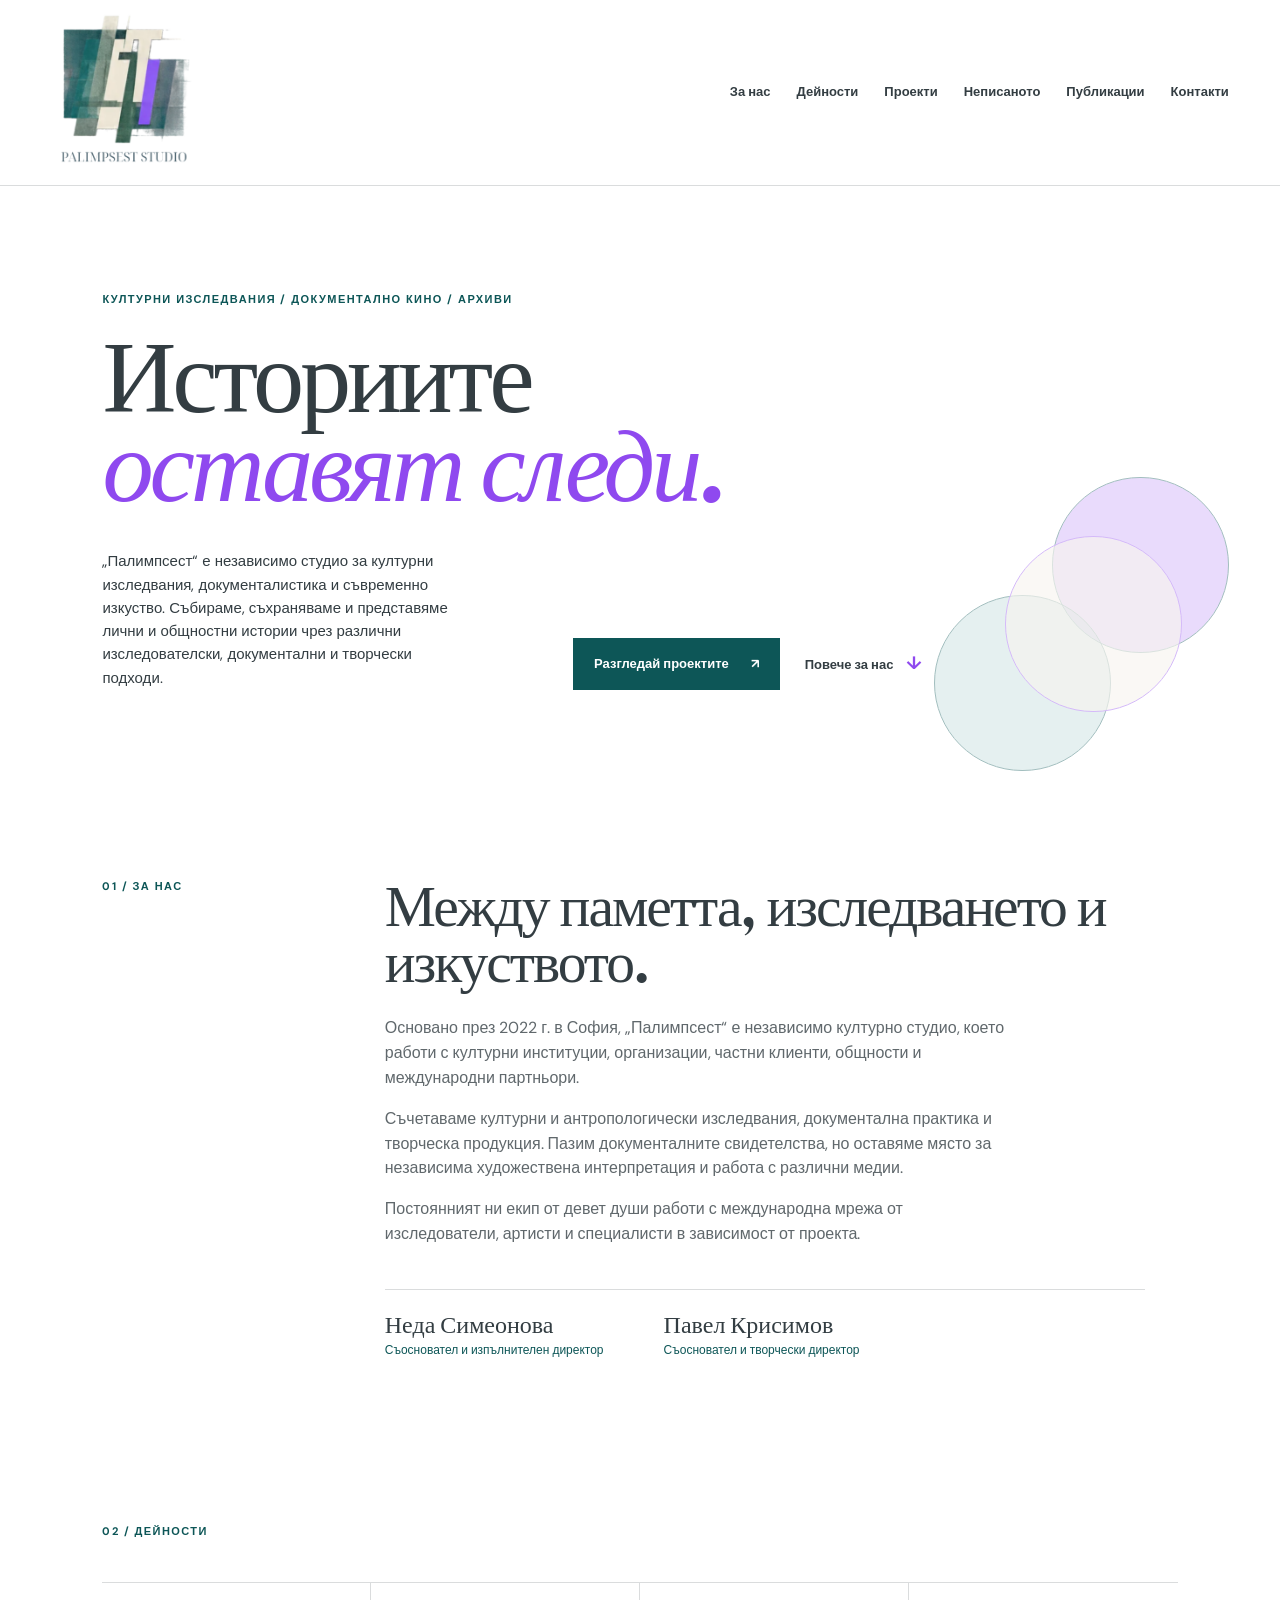
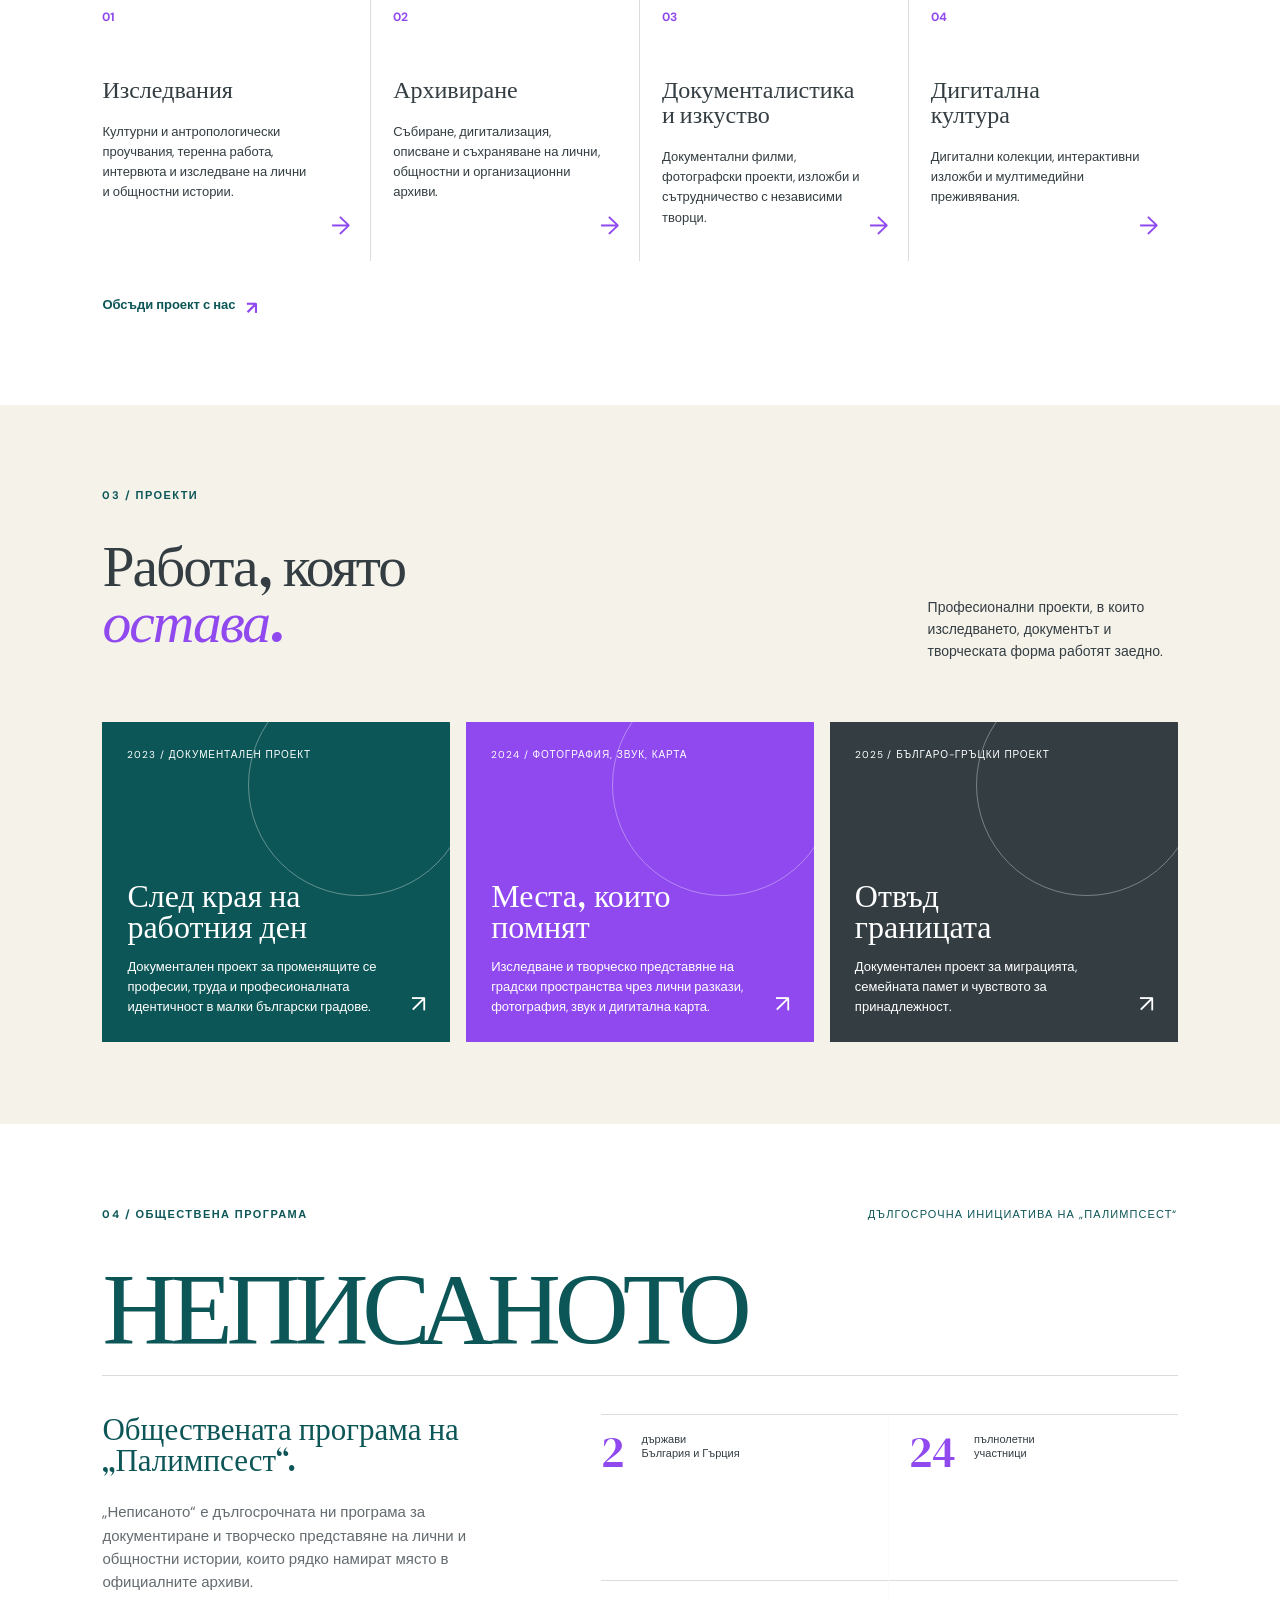
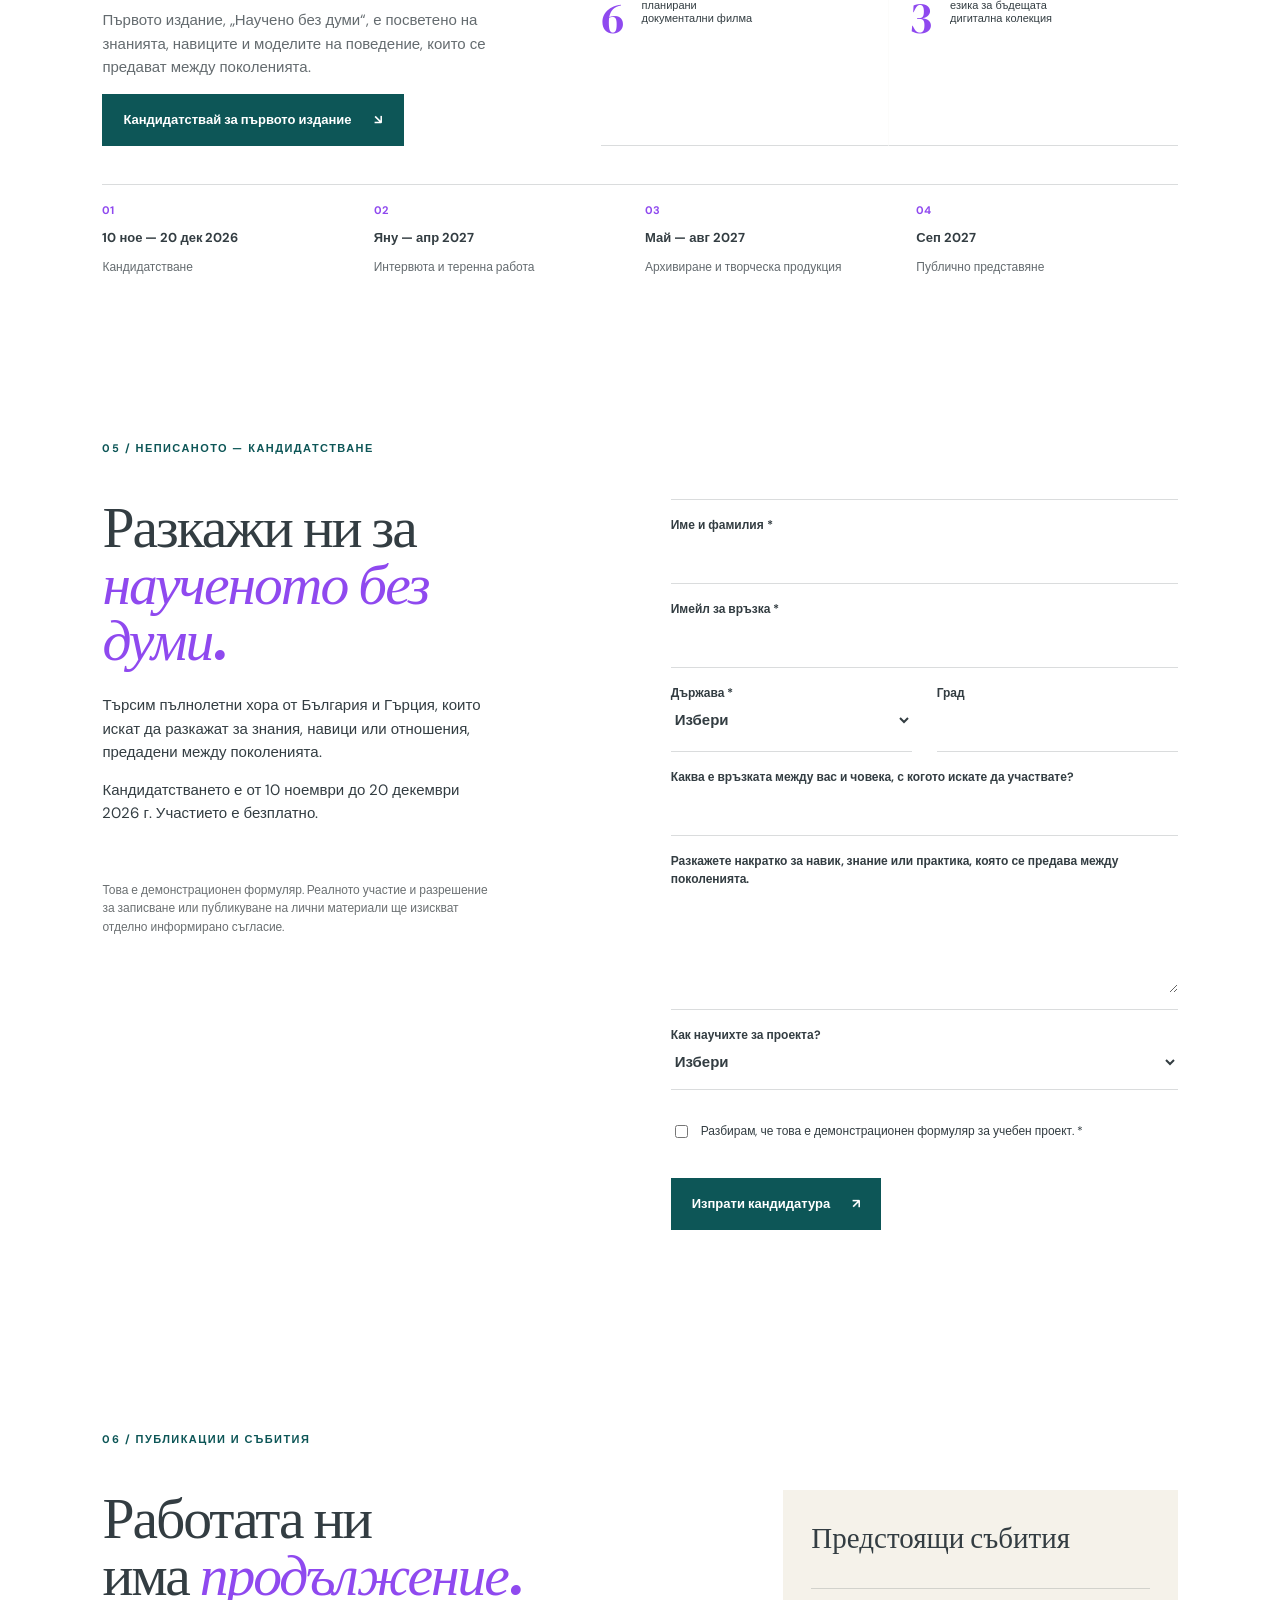
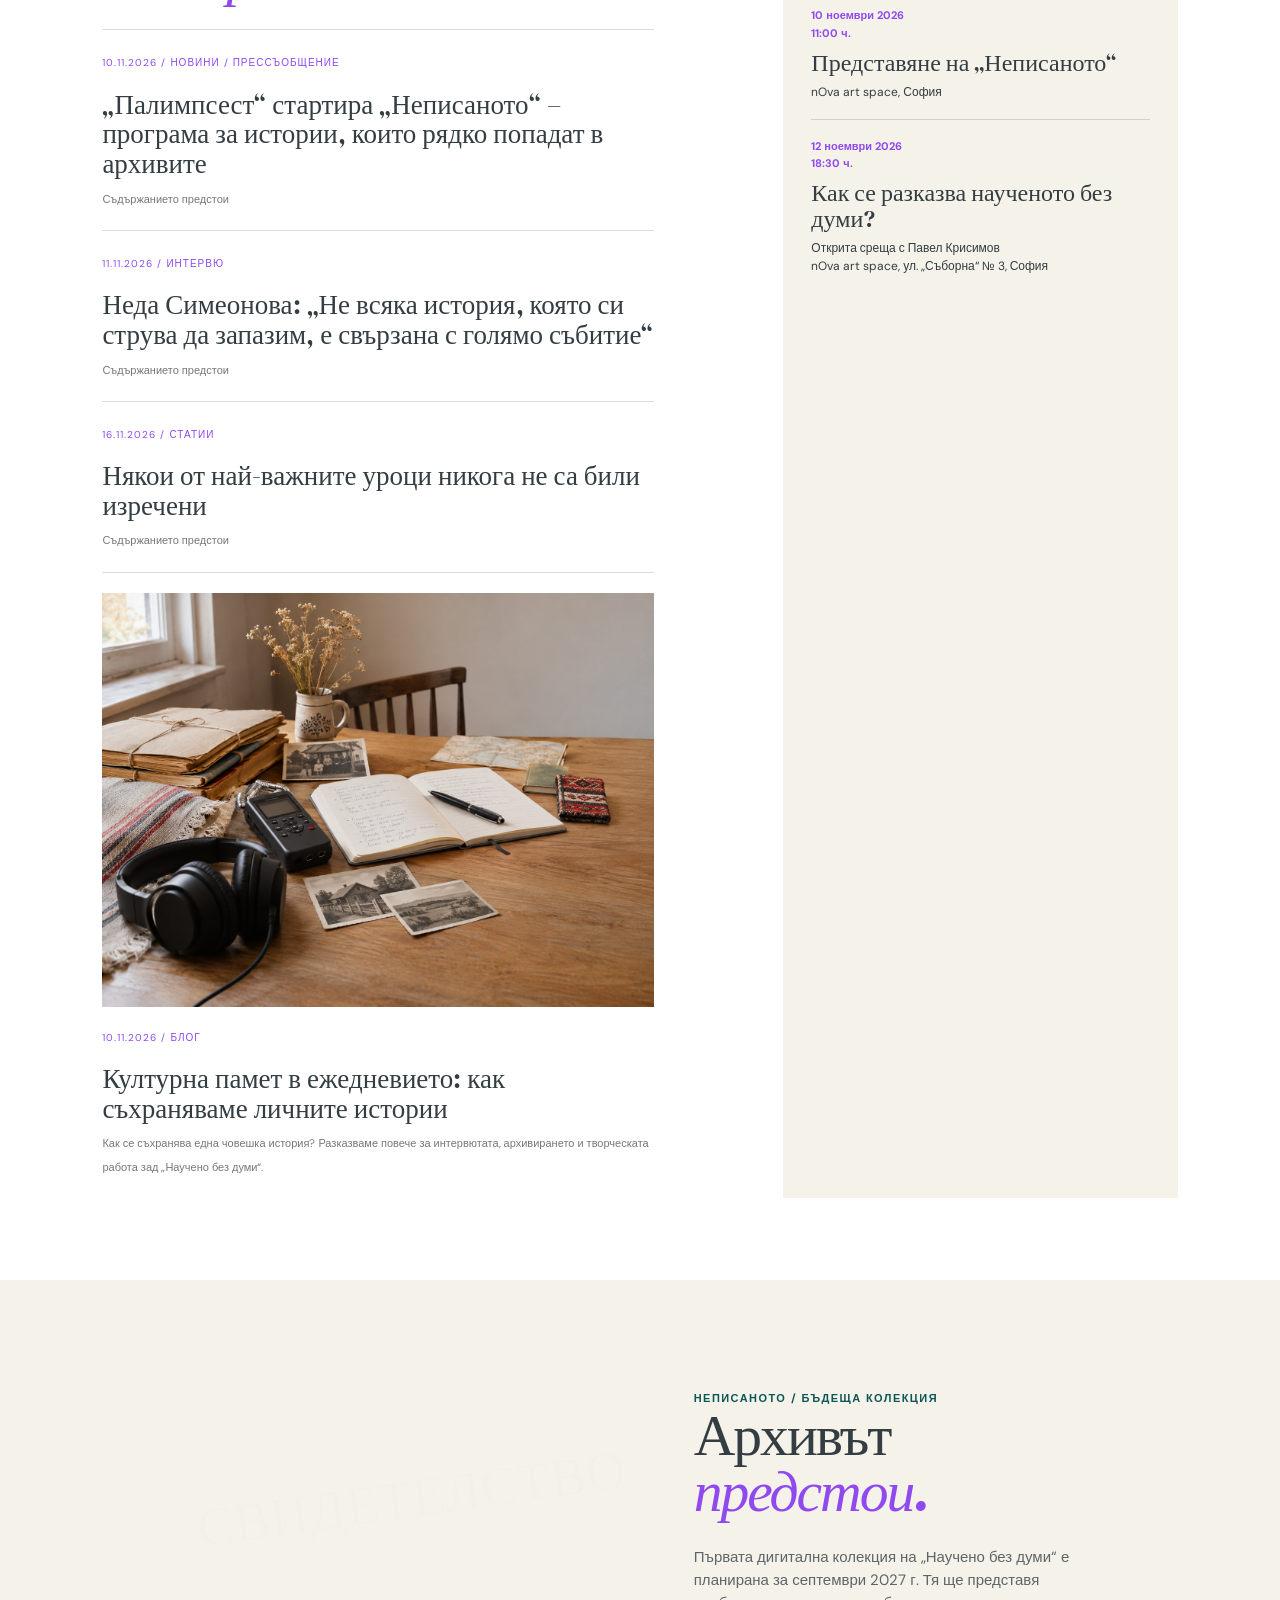
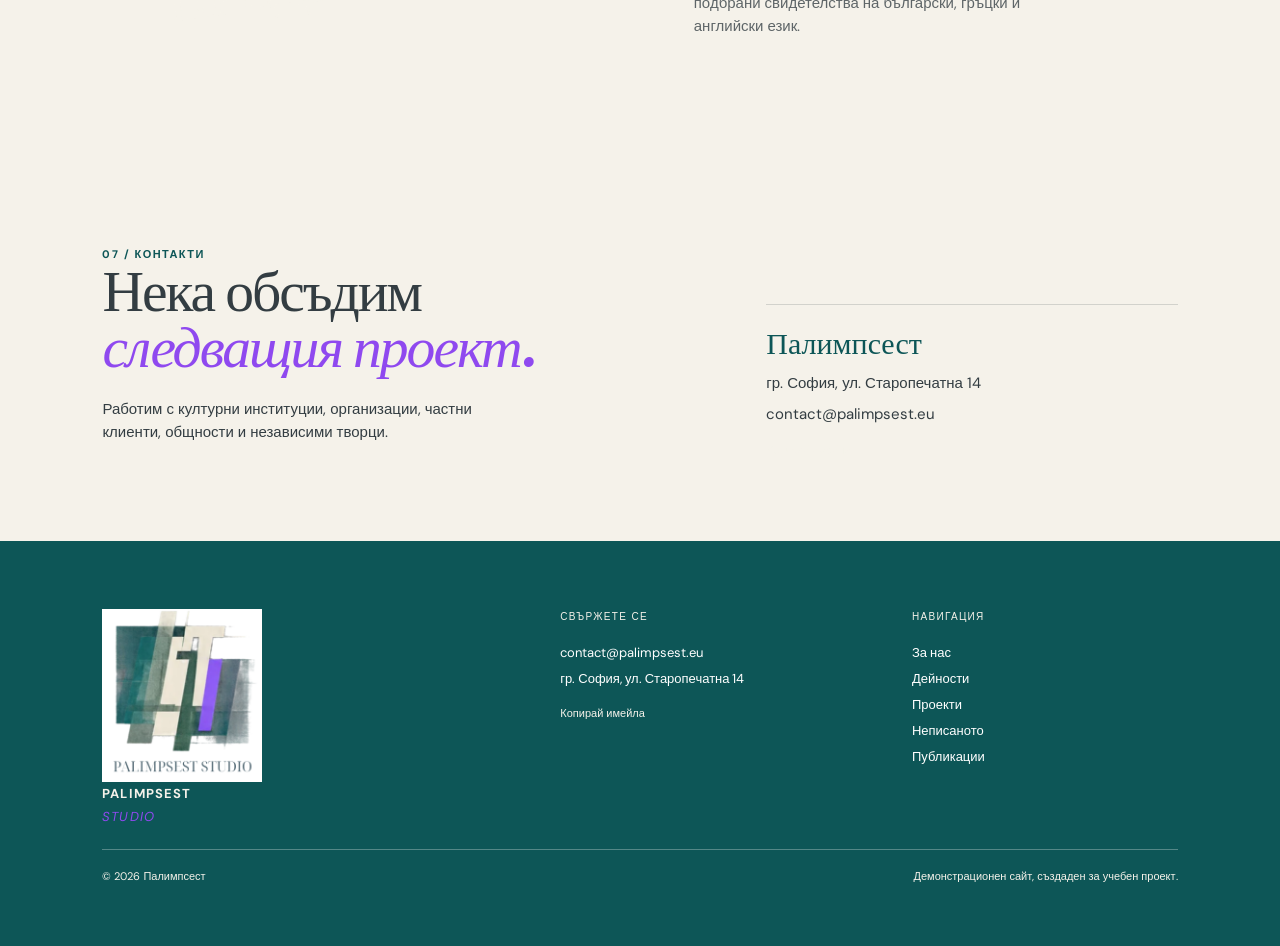
<file: index.html>
<!doctype html>
<html lang="bg">
<head>
  <meta charset="UTF-8">
  <meta name="viewport" content="width=device-width, initial-scale=1.0">
  <meta name="description" content="Палимпсест — културни изследвания, документално кино и дигитални архиви.">
  <title>Палимпсест — истории, които оставят следи</title>
  <link rel="preconnect" href="https://fonts.googleapis.com">
  <link rel="preconnect" href="https://fonts.gstatic.com" crossorigin>
  <link href="https://fonts.googleapis.com/css2?family=DM+Sans:wght@400;500;600;700&family=DM+Serif+Display:ital@0;1&display=swap" rel="stylesheet">
  <link rel="stylesheet" href="styles.css">
  <style>
    :root { --paper: #ffffff; --ivory: #f5f2ea; --line: rgba(51, 61, 66, .18); }
    body { background: #ffffff; font-size: 15px; }
    .site-header { background: rgba(255, 255, 255, .96); padding-top: 14px; padding-bottom: 14px; }
    .section-pad { padding: 82px 8vw; }
    .hero { min-height: 610px; background: #ffffff; }
    .hero h1 { font-size: clamp(3.8rem, 8vw, 7.5rem); margin: 24px 0 40px; }
    .hero-bottom { max-width: 820px; }
    .hero-bottom p { font-size: 15px; max-width: 360px; }
    .hero-grid-mark { width: 23vw; height: 23vw; opacity: .38; }
    .hero-note { display: none; }
    .about { grid-template-columns: 180px minmax(0, 760px); gap: 8vw; background: #ffffff; color: var(--ink); }
    .about .section-label { color: var(--teal); }
    .about h2, .project-intro h2, .form-layout h2, .journal h2, .archive h2 { font-size: clamp(2.6rem, 4.5vw, 4.8rem); margin-bottom: 26px; }
    .about-copy p { color: rgba(51, 61, 66, .78); font-size: 16px; max-width: 620px; }
    .founders { margin-top: 42px; border-color: var(--line); }
    .founders span { color: var(--teal); }
    .work { background: #ffffff; }
    .work-list { margin-top: 42px; }
    .work-list article { min-height: 270px; }
    .work-list h3 { font-size: 24px; margin-top: 48px; }
    .work-list p { max-width: 210px; }
    .projects { background: var(--ivory); }
    .project-intro { margin: 34px 0 46px; }
    .project-list article { min-height: 320px; }
    .project-list article:nth-child(2) { transform: none; }
    .project-list h3 { font-size: 32px; }
    .program { background: #ffffff; color: var(--ink); }
    .program .section-label, .program-top > span { color: var(--teal); }
    .program-title { padding: 44px 0 26px; border-color: var(--line); }
    .program-title h2 { font-size: clamp(3.8rem, 8vw, 8rem); color: var(--teal); }
    .program-title .stamp, .program-title .vertical-word { display: none; }
    .program-content { padding: 38px 0; gap: 8%; }
    .program-content h3 { font-size: 31px; color: var(--teal); }
    .program-content p, .timeline span { color: rgba(51, 61, 66, .76); }
    .stats, .stats div, .timeline { border-color: var(--line); }
    .stats strong { font-size: 44px; }
    .participation, .journal { background: #ffffff; }
    .form-layout, .journal-grid { margin-top: 42px; }
    .archive { min-height: 390px; background: var(--ivory); color: var(--ink); }
    .archive .section-label { color: var(--teal); }
    .archive p { color: rgba(51, 61, 66, .78); }
    .archive-art { opacity: .32; transform: scale(.78) rotate(-8deg); }
    .site-footer { padding-top: 68px; }
    @media (max-width: 800px) {
      .section-pad { padding: 64px 7vw; }
      .hero { min-height: 560px; }
      .hero h1 { font-size: 17vw; margin: 24px 0 32px; }
      .hero-grid-mark { width: 55vw; height: 55vw; }
      .about { display: block; }
      .about .section-label { margin-bottom: 34px; }
      .about h2, .project-intro h2, .form-layout h2, .journal h2, .archive h2 { font-size: 12vw; }
      .work-list { margin-top: 32px; }
      .work-list article { min-height: 230px; }
      .program-title h2 { font-size: 14vw; }
      .program-content { padding: 32px 0; }
      .archive { min-height: 0; }
      .archive-art { display: none; }
      .contact-layout { display: block; }
      .contact-details { margin-top: 32px; }
    }
    .section-cta { display: inline-flex; margin-top: 34px; color: var(--teal); }
    .program-area { background: #ffffff; }
    .contact { background: var(--ivory); }
    .contact-layout { display: grid; grid-template-columns: 1.15fr .85fr; gap: 10%; align-items: end; }
    .contact h2 { font: normal clamp(2.6rem, 4.5vw, 4.8rem)/.98 var(--display); margin: 0 0 22px; letter-spacing: -.035em; }
    .contact h2 em { color: var(--violet); font-weight: normal; }
    .contact p { max-width: 380px; }
    .contact-details { display: flex; flex-direction: column; gap: 8px; border-top: 1px solid var(--line); padding-top: 18px; }
    .contact-details strong { font: normal 30px var(--display); color: var(--teal); }
    .contact-details a:hover { color: var(--violet); }
    .contact-details .copy-email { margin-top: 8px; }
    .news-item-featured { display: block; }
    .news-item-featured img { display: block; width: 100%; height: auto; margin-bottom: 18px; }
  </style>
</head>
<body>
  <header class="site-header" id="начало">
    <a class="brand" href="#начало" aria-label="Палимпсест, начало">
      <img src="assets/Palimpsest.png" alt="PALIMPSEST STUDIO" class="brand-logo">
      <span class="brand-fallback" aria-hidden="true">PALIMPSEST<br><i>STUDIO</i></span>
    </a>
    <button class="menu-toggle" type="button" aria-expanded="false" aria-controls="main-nav"><span></span><span></span><span></span><b>Меню</b></button>
    <nav id="main-nav" aria-label="Основна навигация">
      <a href="#за-нас">За нас</a><a href="#дейности">Дейности</a><a href="#проекти">Проекти</a><a href="#неписаното">Неписаното</a><a href="#публикации">Публикации</a><a href="#контакти">Контакти</a>
    </nav>
  </header>

  <main>
    <section class="hero section-pad" aria-labelledby="hero-title">
      <div class="hero-grid-mark" aria-hidden="true"><span></span><span></span><span></span></div>
      <div class="eyebrow">Културни изследвания / документално кино / архиви</div>
      <h1 id="hero-title">Историите<br><em>оставят следи.</em></h1>
      <div class="hero-bottom">
        <p>„Палимпсест“ е независимо студио за културни изследвания, документалистика и съвременно изкуство. Събираме, съхраняваме и представяме лични и общностни истории чрез различни изследователски, документални и творчески подходи.</p>
          <div class="hero-actions"><a class="button button-dark" href="#проекти">Разгледай проектите <span>↗</span></a><a class="text-link" href="#за-нас">Повече за нас <span>↓</span></a></div>
      </div>
      <div class="hero-note">01 / 06<br><small>Палимпсест, София<br>от 2022</small></div>
    </section>

    <section class="about section-pad" id="за-нас">
      <div class="section-label">01 / За нас</div><div class="about-copy"><h2>Между паметта, изследването и изкуството.</h2><p>Основано през 2022 г. в София, „Палимпсест“ е независимо културно студио, което работи с културни институции, организации, частни клиенти, общности и международни партньори.</p><p>Съчетаваме културни и антропологически изследвания, документална практика и творческа продукция. Пазим документалните свидетелства, но оставяме място за независима художествена интерпретация и работа с различни медии.</p><p>Постоянният ни екип от девет души работи с международна мрежа от изследователи, артисти и специалисти в зависимост от проекта.</p><div class="founders"><div><strong>Неда Симеонова</strong><span>Съосновател и изпълнителен директор</span></div><div><strong>Павел Крисимов</strong><span>Съосновател и творчески директор</span></div></div></div>
    </section>

    <section class="work section-pad" id="дейности"><div class="section-label">02 / Дейности</div><div class="work-list"><article><b>01</b><h3>Изследвания</h3><p>Културни и антропологически проучвания, теренна работа, интервюта и изследване на лични и общностни истории.</p><span>→</span></article><article><b>02</b><h3>Архивиране</h3><p>Събиране, дигитализация, описване и съхраняване на лични, общностни и организационни архиви.</p><span>→</span></article><article><b>03</b><h3>Документалистика<br>и изкуство</h3><p>Документални филми, фотографски проекти, изложби и сътрудничество с независими творци.</p><span>→</span></article><article><b>04</b><h3>Дигитална<br>култура</h3><p>Дигитални колекции, интерактивни изложби и мултимедийни преживявания.</p><span>→</span></article></div><a class="text-link section-cta" href="#контакти">Обсъди проект с нас <span>↗</span></a></section>

    <section class="projects section-pad" id="проекти"><div class="section-label">03 / Проекти</div><div class="project-intro"><h2>Работа, която<br><em>остава.</em></h2><p>Професионални проекти, в които изследването, документът и творческата форма работят заедно.</p></div><div class="project-list"><article><span>2023 / документален проект</span><h3>След края на<br>работния ден</h3><p>Документален проект за променящите се професии, труда и професионалната идентичност в малки български градове.</p><i>↗</i></article><article><span>2024 / фотография, звук, карта</span><h3>Места, които<br>помнят</h3><p>Изследване и творческо представяне на градски пространства чрез лични разкази, фотография, звук и дигитална карта.</p><i>↗</i></article><article><span>2025 / българо-гръцки проект</span><h3>Отвъд<br>границата</h3><p>Документален проект за миграцията, семейната памет и чувството за принадлежност.</p><i>↗</i></article></div></section>

    <div class="program-area">
    <section class="program section-pad" id="неписаното"><div class="program-top"><div class="section-label">04 / Обществена програма</div><span>Дългосрочна инициатива на „Палимпсест“</span></div><div class="program-title"><div class="stamp">НП<br>01</div><h2>НЕПИСАНОТО</h2><div class="vertical-word">НАУЧЕНО БЕЗ ДУМИ</div></div><div class="program-content"><div><h3>Обществената програма на „Палимпсест“.</h3><p>„Неписаното“ е дългосрочната ни програма за документиране и творческо представяне на лични и общностни истории, които рядко намират място в официалните архиви.</p><p>Първото издание, „Научено без думи“, е посветено на знанията, навиците и моделите на поведение, които се предават между поколенията.</p><a class="button button-dark" href="#кандидатстване">Кандидатствай за първото издание <span>↘</span></a></div><div class="stats"><div><strong>2</strong><span>държави<br>България и Гърция</span></div><div><strong>24</strong><span>пълнолетни<br>участници</span></div><div><strong>6</strong><span>планирани<br>документални филма</span></div><div><strong>3</strong><span>езика за бъдещата<br>дигитална колекция</span></div></div></div><div class="timeline"><div><b>01</b><strong>10 ное — 20 дек 2026</strong><span>Кандидатстване</span></div><div><b>02</b><strong>Яну — апр 2027</strong><span>Интервюта и теренна работа</span></div><div><b>03</b><strong>Май — авг 2027</strong><span>Архивиране и творческа продукция</span></div><div><b>04</b><strong>Сеп 2027</strong><span>Публично представяне</span></div></div></section>

    <section class="participation section-pad" id="кандидатстване"><div class="section-label">05 / Неписаното — кандидатстване</div><div class="form-layout"><div><h2>Разкажи ни за<br><em>наученото без думи.</em></h2><p>Търсим пълнолетни хора от България и Гърция, които искат да разкажат за знания, навици или отношения, предадени между поколенията.</p><p>Кандидатстването е от 10 ноември до 20 декември 2026 г. Участието е безплатно.</p><p class="fine-print">Това е демонстрационен формуляр. Реалното участие и разрешение за записване или публикуване на лични материали ще изискват отделно информирано съгласие.</p></div><form id="application-form" novalidate><label>Име и фамилия *<input name="name" required></label><label>Имейл за връзка *<input type="email" name="email" required></label><div class="form-row"><label>Държава *<select name="country" required><option value="">Избери</option><option>България</option><option>Гърция</option></select></label><label>Град<input name="city"></label></div><label>Каква е връзката между вас и човека, с когото искате да участвате?<input name="relation"></label><label>Разкажете накратко за навик, знание или практика, която се предава между поколенията.<textarea name="story" rows="4"></textarea></label><label>Как научихте за проекта?<select name="source"><option value="">Избери</option><option>Препоръка</option><option>Социални мрежи</option><option>Събитие</option><option>Друго</option></select></label><label class="check"><input type="checkbox" name="demo" required><span>Разбирам, че това е демонстрационен формуляр за учебен проект. *</span></label><button class="button button-dark" type="submit">Изпрати кандидатура <span>↗</span></button><div class="form-message" role="status" aria-live="polite"></div></form></div></section>

    <section class="journal section-pad" id="публикации"><div class="section-label">06 / Публикации и събития</div><div class="journal-grid"><div><h2>Работата ни<br>има <em>продължение.</em></h2><div class="news-item"><span>10.11.2026 / Новини / Прессъобщение</span><h3>„Палимпсест“ стартира „Неписаното“ – програма за истории, които рядко попадат в архивите</h3><small>Съдържанието предстои</small></div><div class="news-item"><span>11.11.2026 / Интервю</span><h3>Неда Симеонова: „Не всяка история, която си струва да запазим, е свързана с голямо събитие“</h3><small>Съдържанието предстои</small></div><div class="news-item"><span>16.11.2026 / Статии</span><h3>Някои от най-важните уроци никога не са били изречени</h3><small>Съдържанието предстои</small></div><a class="news-item news-item-featured" href="blog/kulturna-pamet-v-ezhednevieto/"><img src="assets/archival_research_desk_still_life.png" alt="Подготовка за документиране на културна памет и лични истории"><span>10.11.2026 / Блог</span><h3>Културна памет в ежедневието: как съхраняваме личните истории</h3><small>Как се съхранява една човешка история? Разказваме повече за интервютата, архивирането и творческата работа зад „Научено без думи“.</small></a></div><aside><h3>Предстоящи събития</h3><div class="event"><b>10 ноември 2026<br>11:00 ч.</b><strong>Представяне на „Неписаното“</strong><span>nOva art space, София</span></div><div class="event"><b>12 ноември 2026<br>18:30 ч.</b><strong>Как се разказва наученото без думи?</strong><span>Открита среща с Павел Крисимов<br>nOva art space, ул. „Съборна“ № 3, София</span></div></aside></div></section>

    <section class="archive section-pad"><div class="archive-art" aria-hidden="true"><span>ПАМЕТ</span><span>СВИДЕТЕЛСТВО</span><span>ПРЕДАВАНЕ</span></div><div><div class="section-label">Неписаното / бъдеща колекция</div><h2>Архивът<br><em>предстои.</em></h2><p>Първата дигитална колекция на „Научено без думи“ е планирана за септември 2027 г. Тя ще представя подбрани свидетелства на български, гръцки и английски език.</p></div></section>
    </div>

    <section class="contact section-pad" id="контакти"><div class="section-label">07 / Контакти</div><div class="contact-layout"><div><h2>Нека обсъдим<br><em>следващия проект.</em></h2><p>Работим с културни институции, организации, частни клиенти, общности и независими творци.</p></div><div class="contact-details"><strong>Палимпсест</strong><span>гр. София, ул. Старопечатна 14</span><a href="mailto:contact@palimpsest.eu">contact@palimpsest.eu</a><button class="copy-email" type="button" data-email="contact@palimpsest.eu">Копирай имейла</button></div></div></section>
  </main>

  <footer class="site-footer section-pad"><div class="footer-brand"><img src="assets/Palimpsest.png" alt="PALIMPSEST STUDIO"><span class="brand-fallback" aria-hidden="true">PALIMPSEST<br><i>STUDIO</i></span></div><div><span class="footer-label">Свържете се</span><a href="mailto:contact@palimpsest.eu">contact@palimpsest.eu</a><span>гр. София, ул. Старопечатна 14</span><button class="copy-email" type="button" data-email="contact@palimpsest.eu">Копирай имейла</button></div><div><span class="footer-label">Навигация</span><a href="#за-нас">За нас</a><a href="#дейности">Дейности</a><a href="#проекти">Проекти</a><a href="#неписаното">Неписаното</a><a href="#публикации">Публикации</a></div><div class="footer-bottom">© 2026 Палимпсест <span>Демонстрационен сайт, създаден за учебен проект.</span></div></footer>
  <script src="script.js"></script>
</body>
</html>
</file>
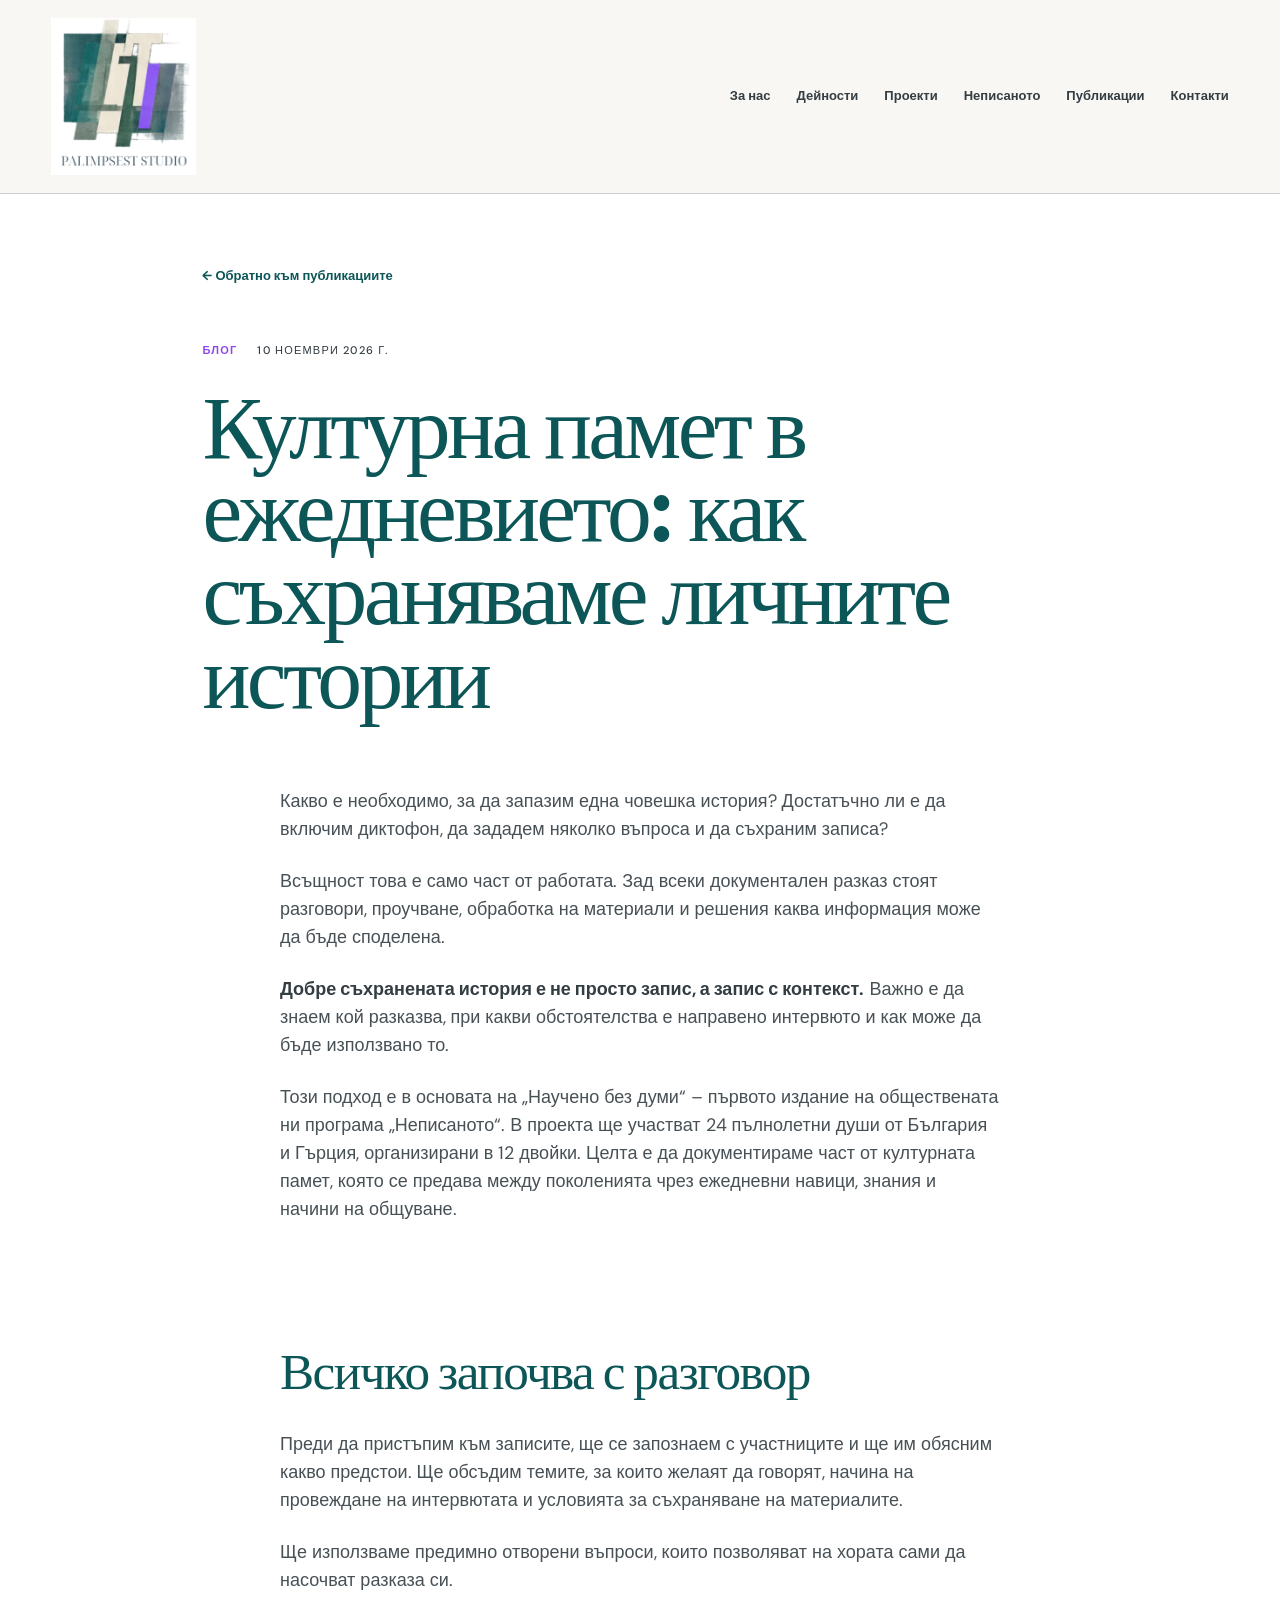
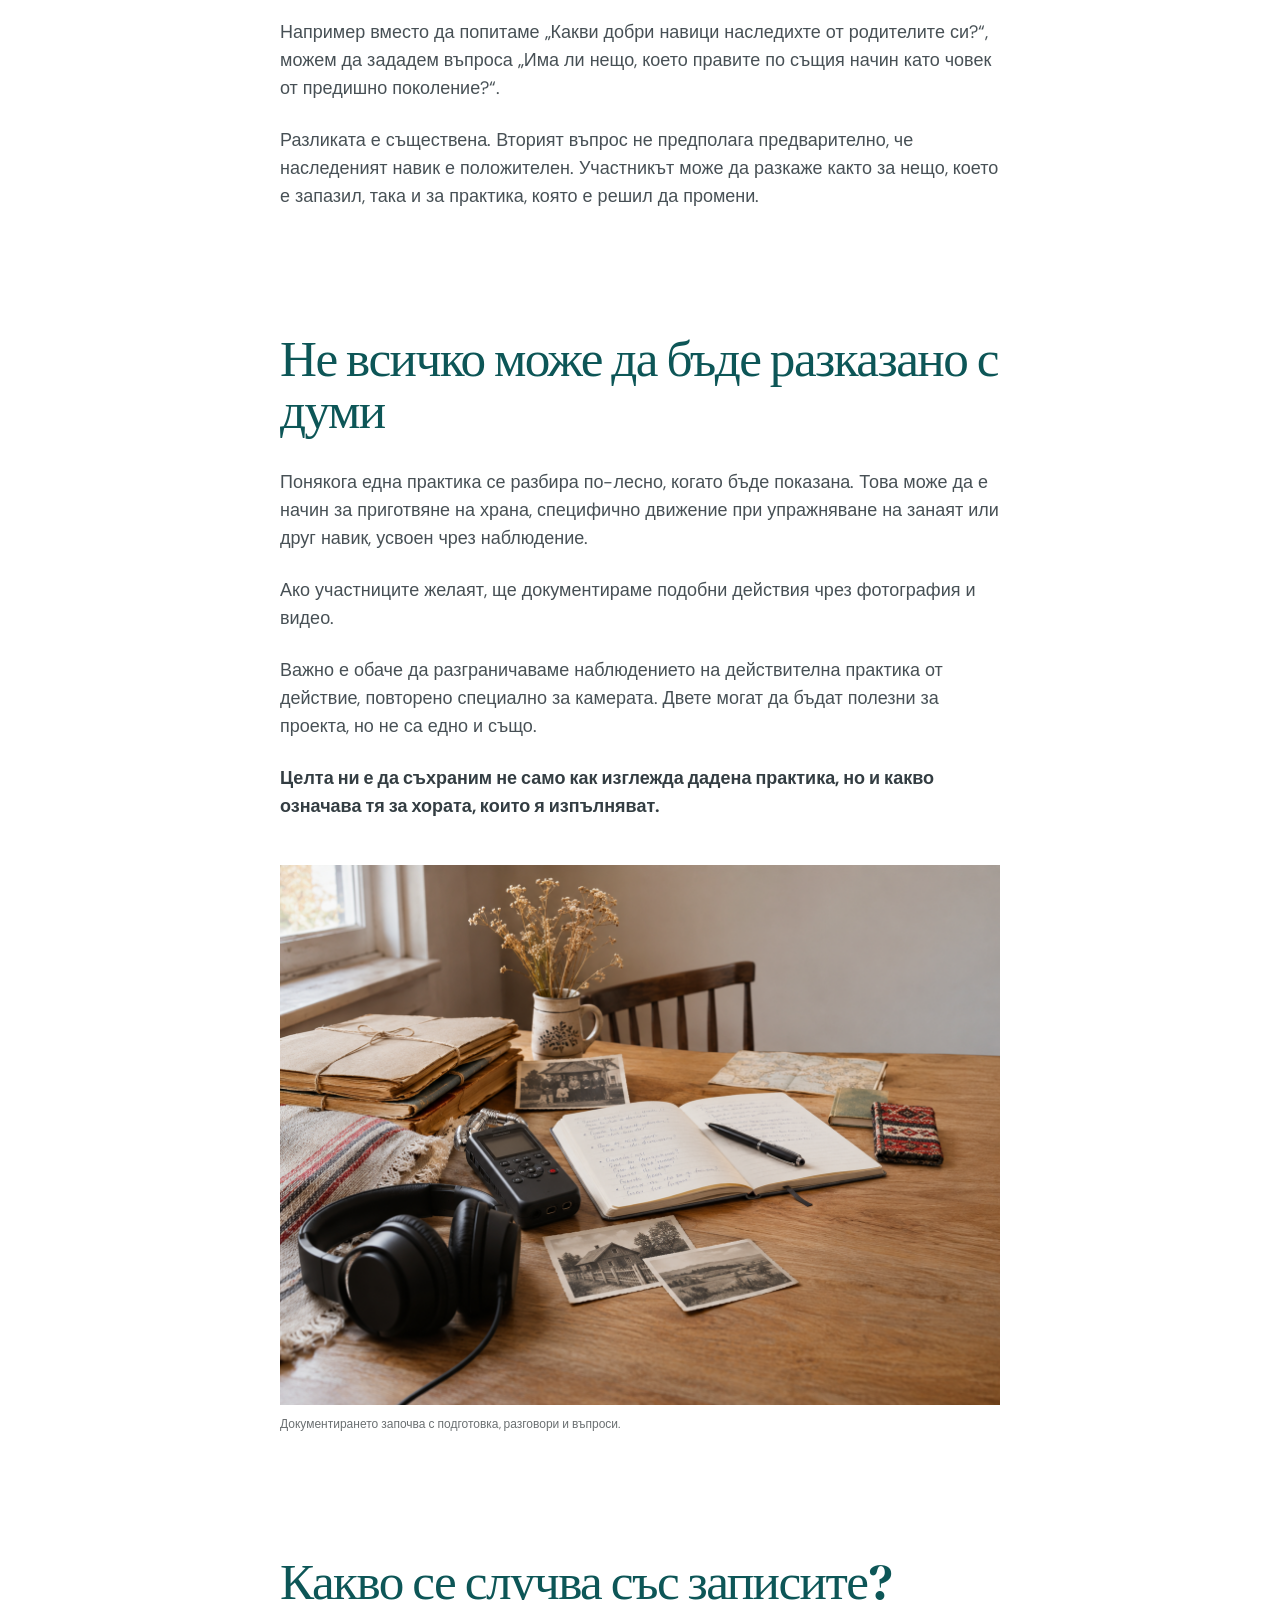
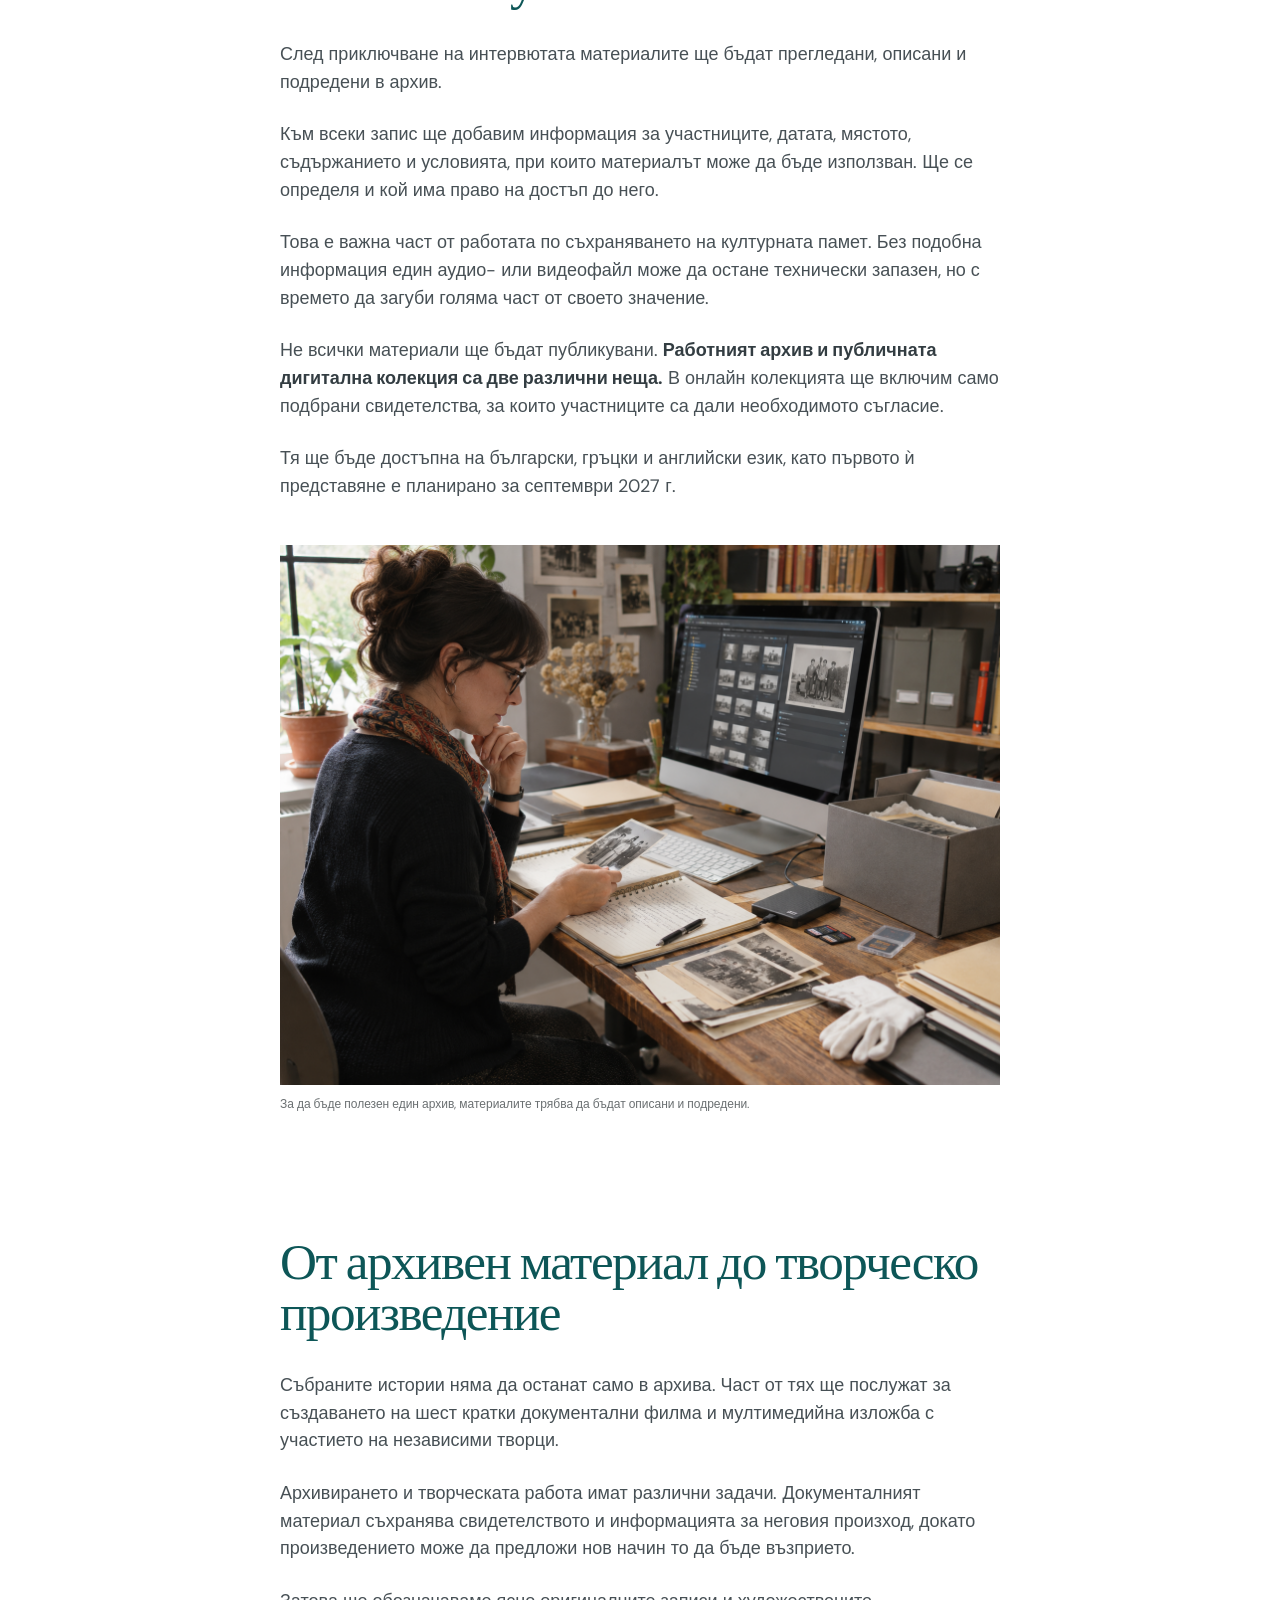
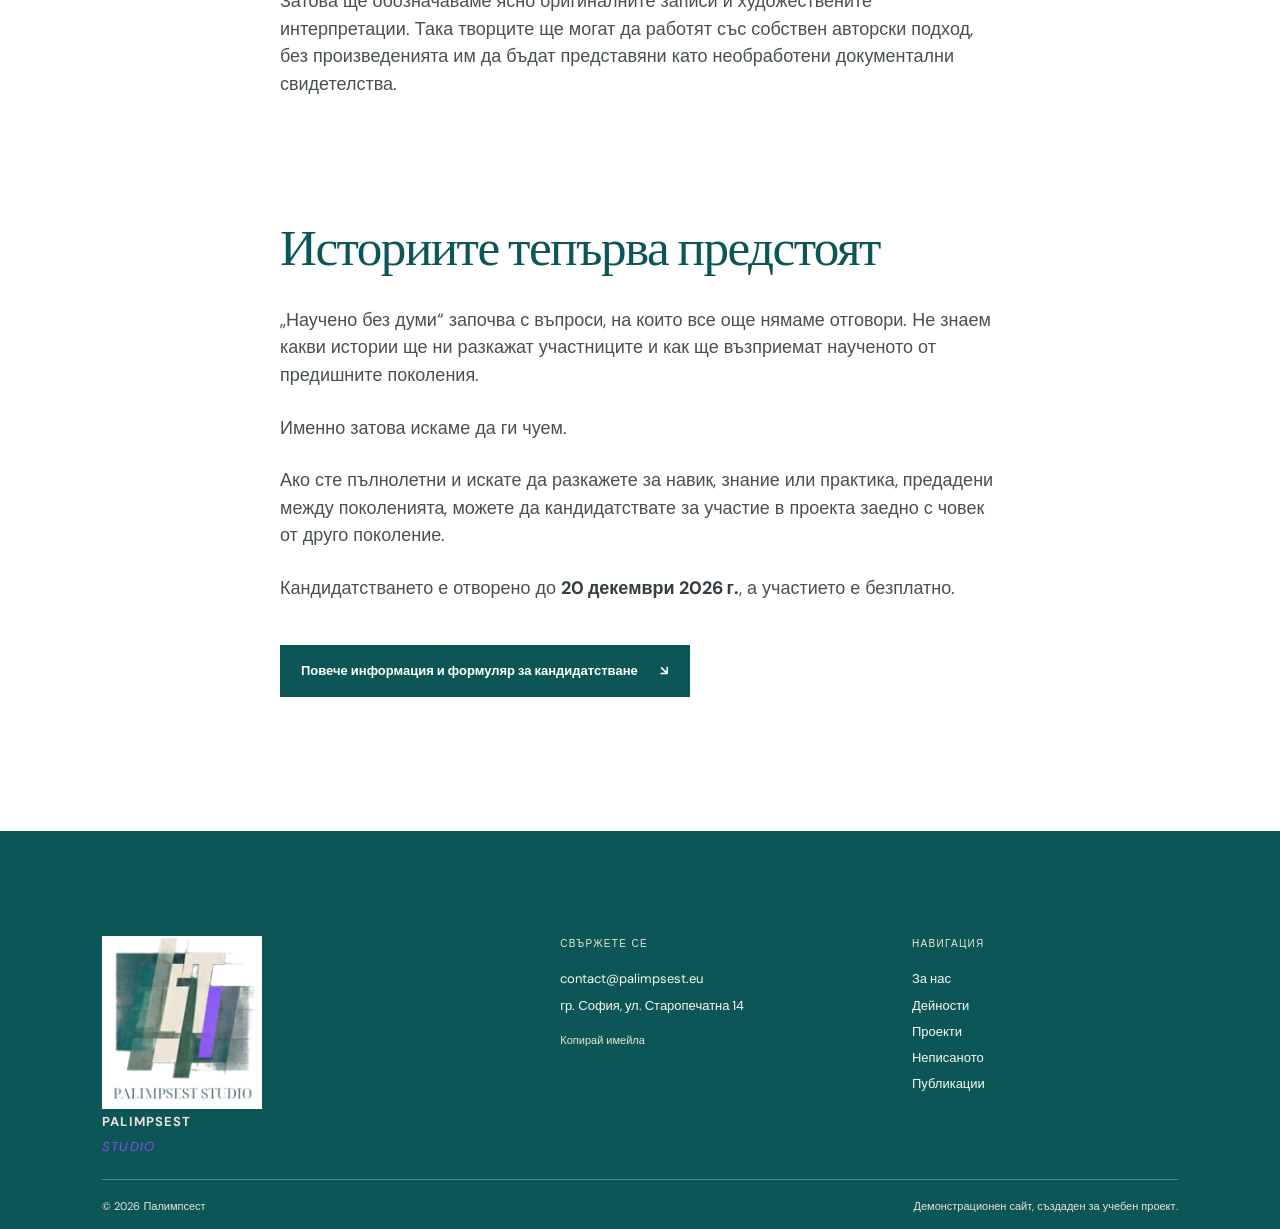
<file: blog/kulturna-pamet-v-ezhednevieto/index.html>
<!doctype html>
<html lang="bg">
<head>
  <meta charset="UTF-8">
  <meta name="viewport" content="width=device-width, initial-scale=1.0">
  <meta name="description" content="Как се съхранява културната памет? Разгледайте процеса на документиране на лични истории в новия проект „Научено без думи“ на „Палимпсест“.">
  <meta name="keywords" content="културна памет">
  <link rel="canonical" href="https://lichenmoontree.github.io/palimpsest-studio/blog/kulturna-pamet-v-ezhednevieto/">
  <meta property="og:type" content="article">
  <meta property="og:locale" content="bg_BG">
  <meta property="og:title" content="Културна памет в ежедневието: как съхраняваме личните истории">
  <meta property="og:description" content="Как се съхранява културната памет? Разгледайте процеса на документиране на лични истории в новия проект „Научено без думи“ на „Палимпсест“.">
  <meta property="og:url" content="https://lichenmoontree.github.io/palimpsest-studio/blog/kulturna-pamet-v-ezhednevieto/">
  <meta property="og:image" content="https://lichenmoontree.github.io/palimpsest-studio/assets/archival_research_desk_still_life.png">
  <title>Културна памет в ежедневието: как съхраняваме личните истории</title>
  <link rel="preconnect" href="https://fonts.googleapis.com">
  <link rel="preconnect" href="https://fonts.gstatic.com" crossorigin>
  <link href="https://fonts.googleapis.com/css2?family=DM+Sans:wght@400;500;600;700&family=DM+Serif+Display:ital@0;1&display=swap" rel="stylesheet">
  <link rel="stylesheet" href="../../styles.css">
  <link rel="stylesheet" href="../../article.css">
</head>
<body class="article-page">
  <header class="site-header">
    <a class="brand" href="../../index.html#начало" aria-label="Палимпсест, начало">
      <img src="../../assets/Palimpsest.png" alt="PALIMPSEST STUDIO" class="brand-logo">
      <span class="brand-fallback" aria-hidden="true">PALIMPSEST<br><i>STUDIO</i></span>
    </a>
    <button class="menu-toggle" type="button" aria-expanded="false" aria-controls="main-nav"><span></span><span></span><span></span><b>Меню</b></button>
    <nav id="main-nav" aria-label="Основна навигация">
      <a href="../../index.html#за-нас">За нас</a><a href="../../index.html#дейности">Дейности</a><a href="../../index.html#проекти">Проекти</a><a href="../../index.html#неписаното">Неписаното</a><a href="../../index.html#публикации">Публикации</a><a href="../../index.html#контакти">Контакти</a>
    </nav>
  </header>

  <main>
    <article class="article">
      <div class="article-back"><a href="../../index.html#публикации">← Обратно към публикациите</a></div>
      <header class="article-header">
        <div class="article-meta"><span>Блог</span><time datetime="2026-11-10">10 ноември 2026 г.</time></div>
        <h1>Културна памет в ежедневието: как съхраняваме личните истории</h1>
      </header>
      <div class="article-content">
        <p>Какво е необходимо, за да запазим една човешка история? Достатъчно ли е да включим диктофон, да зададем няколко въпроса и да съхраним записа?</p>
        <p>Всъщност това е само част от работата. Зад всеки документален разказ стоят разговори, проучване, обработка на материали и решения каква информация може да бъде споделена.</p>
        <p><strong>Добре съхранената история е не просто запис, а запис с контекст.</strong> Важно е да знаем кой разказва, при какви обстоятелства е направено интервюто и как може да бъде използвано то.</p>
        <p>Този подход е в основата на „Научено без думи“ – първото издание на обществената ни програма „Неписаното“. В проекта ще участват 24 пълнолетни души от България и Гърция, организирани в 12 двойки. Целта е да документираме част от културната памет, която се предава между поколенията чрез ежедневни навици, знания и начини на общуване.</p>

        <h2>Всичко започва с разговор</h2>
        <p>Преди да пристъпим към записите, ще се запознаем с участниците и ще им обясним какво предстои. Ще обсъдим темите, за които желаят да говорят, начина на провеждане на интервютата и условията за съхраняване на материалите.</p>
        <p>Ще използваме предимно отворени въпроси, които позволяват на хората сами да насочват разказа си.</p>
        <p>Например вместо да попитаме „Какви добри навици наследихте от родителите си?“, можем да зададем въпроса „Има ли нещо, което правите по същия начин като човек от предишно поколение?“.</p>
        <p>Разликата е съществена. Вторият въпрос не предполага предварително, че наследеният навик е положителен. Участникът може да разкаже както за нещо, което е запазил, така и за практика, която е решил да промени.</p>

        <h2>Не всичко може да бъде разказано с думи</h2>
        <p>Понякога една практика се разбира по-лесно, когато бъде показана. Това може да е начин за приготвяне на храна, специфично движение при упражняване на занаят или друг навик, усвоен чрез наблюдение.</p>
        <p>Ако участниците желаят, ще документираме подобни действия чрез фотография и видео.</p>
        <p>Важно е обаче да разграничаваме наблюдението на действителна практика от действие, повторено специално за камерата. Двете могат да бъдат полезни за проекта, но не са едно и също.</p>
        <p><strong>Целта ни е да съхраним не само как изглежда дадена практика, но и какво означава тя за хората, които я изпълняват.</strong></p>
        <figure><img src="../../assets/archival_research_desk_still_life.png" alt="Подготовка за документиране на културна памет и лични истории"><figcaption>Документирането започва с подготовка, разговори и въпроси.</figcaption></figure>

        <h2>Какво се случва със записите?</h2>
        <p>След приключване на интервютата материалите ще бъдат прегледани, описани и подредени в архив.</p>
        <p>Към всеки запис ще добавим информация за участниците, датата, мястото, съдържанието и условията, при които материалът може да бъде използван. Ще се определя и кой има право на достъп до него.</p>
        <p>Това е важна част от работата по съхраняването на културната памет. Без подобна информация един аудио- или видеофайл може да остане технически запазен, но с времето да загуби голяма част от своето значение.</p>
        <p>Не всички материали ще бъдат публикувани. <strong>Работният архив и публичната дигитална колекция са две различни неща.</strong> В онлайн колекцията ще включим само подбрани свидетелства, за които участниците са дали необходимото съгласие.</p>
        <p>Тя ще бъде достъпна на български, гръцки и английски език, като първото ѝ представяне е планирано за септември 2027 г.</p>
        <figure><img src="../../assets/thoughtful_archival_workspace.png" alt="Архивист описва дигитални материали за съхраняване на културна памет"><figcaption>За да бъде полезен един архив, материалите трябва да бъдат описани и подредени.</figcaption></figure>

        <h2>От архивен материал до творческо произведение</h2>
        <p>Събраните истории няма да останат само в архива. Част от тях ще послужат за създаването на шест кратки документални филма и мултимедийна изложба с участието на независими творци.</p>
        <p>Архивирането и творческата работа имат различни задачи. Документалният материал съхранява свидетелството и информацията за неговия произход, докато произведението може да предложи нов начин то да бъде възприето.</p>
        <p>Затова ще обозначаваме ясно оригиналните записи и художествените интерпретации. Така творците ще могат да работят със собствен авторски подход, без произведенията им да бъдат представяни като необработени документални свидетелства.</p>

        <h2>Историите тепърва предстоят</h2>
        <p>„Научено без думи“ започва с въпроси, на които все още нямаме отговори. Не знаем какви истории ще ни разкажат участниците и как ще възприемат наученото от предишните поколения.</p>
        <p>Именно затова искаме да ги чуем.</p>
        <p>Ако сте пълнолетни и искате да разкажете за навик, знание или практика, предадени между поколенията, можете да кандидатствате за участие в проекта заедно с човек от друго поколение.</p>
        <p>Кандидатстването е отворено до <strong>20 декември 2026 г.</strong>, а участието е безплатно.</p>
        <p class="article-cta"><a class="button button-dark" href="../../index.html#кандидатстване">Повече информация и формуляр за кандидатстване <span>↘</span></a></p>
      </div>
    </article>
  </main>

  <footer class="site-footer section-pad"><div class="footer-brand"><img src="../../assets/Palimpsest.png" alt="PALIMPSEST STUDIO"><span class="brand-fallback" aria-hidden="true">PALIMPSEST<br><i>STUDIO</i></span></div><div><span class="footer-label">Свържете се</span><a href="mailto:contact@palimpsest.eu">contact@palimpsest.eu</a><span>гр. София, ул. Старопечатна 14</span><button class="copy-email" type="button" data-email="contact@palimpsest.eu">Копирай имейла</button></div><div><span class="footer-label">Навигация</span><a href="../../index.html#за-нас">За нас</a><a href="../../index.html#дейности">Дейности</a><a href="../../index.html#проекти">Проекти</a><a href="../../index.html#неписаното">Неписаното</a><a href="../../index.html#публикации">Публикации</a></div><div class="footer-bottom">© 2026 Палимпсест <span>Демонстрационен сайт, създаден за учебен проект.</span></div></footer>
  <script src="../../script.js"></script>
</body>
</html>
</file>
<file: styles.css>
:root{--teal:#0d5657;--teal-2:#247c7b;--violet:#8f49ef;--ivory:#eae4d6;--ink:#333d42;--paper:#f8f7f3;--line:rgba(51,61,66,.22);--display:'DM Serif Display',Georgia,serif;--sans:'DM Sans',Arial,sans-serif}*{box-sizing:border-box}html{scroll-behavior:smooth}body{margin:0;background:var(--paper);color:var(--ink);font-family:var(--sans);font-size:16px;line-height:1.55}a{color:inherit;text-decoration:none}button,input,select,textarea{font:inherit}button{cursor:pointer}.site-header{position:sticky;top:0;z-index:10;display:flex;align-items:center;justify-content:space-between;padding:18px 4vw;background:rgba(248,247,243,.92);backdrop-filter:blur(14px);border-bottom:1px solid var(--line)}.brand{position:relative;display:block;width:145px;min-height:43px}.brand-logo,.footer-brand img{display:block;width:100%;height:auto}.brand-fallback{font-weight:700;font-size:13px;line-height:.9;letter-spacing:.08em;color:var(--teal)}.brand-fallback i{font-weight:400;color:var(--violet)}.brand-logo+.brand-fallback{display:none}nav{display:flex;gap:26px;align-items:center;font-size:13px;font-weight:600}nav a{transition:color .2s}nav a:hover{color:var(--violet)}.nav-cta{padding:10px 15px;background:var(--violet);color:#fff}.nav-cta:hover{color:#fff;background:var(--teal)}.menu-toggle{display:none;border:0;background:none;color:var(--ink);gap:4px;flex-direction:column}.menu-toggle span{display:block;width:21px;height:2px;background:var(--ink)}.menu-toggle b{font-size:10px;margin-top:3px}.section-pad{padding:105px 8vw;position:relative}.hero{min-height:calc(100vh - 80px);display:flex;flex-direction:column;justify-content:center;overflow:hidden;background:var(--ivory)}.eyebrow,.section-label{font-size:11px;letter-spacing:.13em;text-transform:uppercase;font-weight:700;color:var(--teal)}.hero h1{font:normal clamp(4.5rem,11vw,10rem)/.87 var(--display);letter-spacing:-.04em;margin:28px 0 56px;position:relative;z-index:1}.hero h1 em,.about h2 em,.project-intro h2 em,.form-layout h2 em,.journal h2 em,.archive h2 em{color:var(--violet);font-weight:normal}.hero-bottom{display:flex;align-items:end;justify-content:space-between;max-width:980px}.hero-bottom p{max-width:385px;margin:0;font-size:17px}.hero-actions{display:flex;align-items:center;gap:25px}.button{display:inline-flex;align-items:center;gap:22px;border:0;padding:16px 21px;font-weight:700;font-size:13px;transition:transform .2s,background .2s}.button:hover{transform:translateY(-3px)}.button-dark{background:var(--teal);color:#fff}.button-dark:hover{background:var(--violet)}.text-link{font-weight:700;font-size:13px}.text-link span{color:var(--violet);font-size:18px;margin-left:10px}.hero-note{position:absolute;right:8vw;top:18%;font-size:11px;color:var(--violet);line-height:1.25}.hero-note small{color:var(--ink);font-size:10px}.hero-grid-mark{position:absolute;right:4%;bottom:4%;width:30vw;height:30vw;max-width:390px;max-height:390px}.hero-grid-mark span{position:absolute;width:60%;height:60%;border-radius:50%;border:1px solid var(--teal)}.hero-grid-mark span:nth-child(1){right:0;top:0;background:rgba(143,73,239,.5)}.hero-grid-mark span:nth-child(2){left:0;bottom:0;background:rgba(36,124,123,.3)}.hero-grid-mark span:nth-child(3){left:24%;top:20%;background:rgba(234,228,214,.65);border-color:var(--violet)}.about{display:grid;grid-template-columns:1fr 2fr;background:var(--teal);color:var(--paper)}.about .section-label{color:var(--ivory)}.about-copy{max-width:850px}.about h2,.project-intro h2,.form-layout h2,.journal h2,.archive h2{font:normal clamp(2.8rem,5vw,5.7rem)/.98 var(--display);margin:0 0 34px;letter-spacing:-.035em}.about-copy p{max-width:650px;font-size:18px;color:rgba(248,247,243,.82)}.founders{display:flex;gap:60px;margin-top:65px;border-top:1px solid rgba(248,247,243,.35);padding-top:18px}.founders div{display:flex;flex-direction:column}.founders strong{font:normal 24px var(--display)}.founders span{font-size:12px;color:var(--ivory)}.work{background:var(--paper)}.work-list{display:grid;grid-template-columns:repeat(4,1fr);margin-top:60px;border-top:1px solid var(--line)}.work-list article{min-height:330px;padding:22px 18px 20px 0;border-right:1px solid var(--line);position:relative}.work-list article:not(:first-child){padding-left:22px}.work-list article:last-child{border:0}.work-list b{font-size:12px;color:var(--violet)}.work-list h3{font:normal 30px/1.05 var(--display);margin:68px 0 20px}.work-list p{font-size:13px;max-width:190px}.work-list span{position:absolute;right:20px;bottom:15px;color:var(--violet);font-size:25px}.projects{background:var(--ivory)}.project-intro{display:flex;justify-content:space-between;align-items:end;margin:45px 0 68px}.project-intro h2{margin:0}.project-intro p{max-width:250px;font-size:14px}.project-list{display:grid;grid-template-columns:repeat(3,1fr);gap:16px}.project-list article{min-height:390px;padding:25px;display:flex;flex-direction:column;justify-content:end;position:relative;overflow:hidden;background:var(--teal);color:var(--paper)}.project-list article:nth-child(2){background:var(--violet);transform:translateY(45px)}.project-list article:nth-child(3){background:var(--ink)}.project-list article:before{content:'';position:absolute;width:220px;height:220px;border-radius:50%;border:1px solid rgba(255,255,255,.35);top:-48px;right:-20px}.project-list span{position:absolute;top:25px;left:25px;font-size:10px;text-transform:uppercase;letter-spacing:.09em}.project-list h3{font:normal 42px/.95 var(--display);margin:0 0 15px}.project-list p{font-size:13px;max-width:260px;margin:0}.project-list i{position:absolute;right:24px;bottom:20px;font-style:normal;font-size:24px}.program{background:var(--ink);color:var(--paper);overflow:hidden}.program .section-label,.program-top>span{color:var(--ivory)}.program-top{display:flex;justify-content:space-between}.program-top>span{font-size:11px;text-transform:uppercase;letter-spacing:.1em}.program-title{display:flex;align-items:center;gap:25px;border-bottom:1px solid rgba(248,247,243,.3);padding:75px 0 35px}.program-title h2{font:normal clamp(4rem,11vw,11rem)/.8 var(--display);letter-spacing:-.06em;margin:0;color:var(--ivory)}.stamp{color:var(--violet);font-weight:700;font-size:14px;line-height:1.05}.vertical-word{writing-mode:vertical-rl;font-size:10px;letter-spacing:.2em;color:var(--violet)}.program-content{display:grid;grid-template-columns:1fr 1.4fr;gap:10%;padding:55px 0}.program-content h3{font:normal 38px/1 var(--display);margin:0 0 25px;color:var(--ivory)}.program-content p{color:rgba(248,247,243,.75);max-width:430px}.stats{display:grid;grid-template-columns:1fr 1fr;border-top:1px solid rgba(248,247,243,.3)}.stats div{padding:18px 0;display:flex;gap:18px;border-bottom:1px solid rgba(248,247,243,.3)}.stats div:nth-child(odd){border-right:1px solid rgba(248,247,243,.3);padding-right:20px}.stats div:nth-child(even){padding-left:20px}.stats strong{font:normal 54px/.85 var(--display);color:var(--violet)}.stats span{font-size:11px;line-height:1.2}.timeline{display:grid;grid-template-columns:repeat(4,1fr);gap:10px;border-top:1px solid rgba(248,247,243,.3);padding-top:17px}.timeline div{display:flex;flex-direction:column;gap:9px}.timeline b{color:var(--violet);font-size:11px}.timeline strong{font-size:13px}.timeline span{font-size:12px;color:rgba(248,247,243,.7)}.participation{background:var(--ivory)}.form-layout{display:grid;grid-template-columns:1fr 1.1fr;gap:10%;margin-top:55px}.form-layout h2{margin-top:0}.form-layout p{max-width:390px;font-size:15px}.fine-print{font-size:12px!important;color:#6b7072;margin-top:55px}.form-layout form{border-top:1px solid var(--line)}label{display:flex;flex-direction:column;gap:7px;padding:16px 0;border-bottom:1px solid var(--line);font-size:12px;font-weight:700}input,select,textarea{border:0;background:transparent;color:var(--ink);outline:0;resize:vertical;font-size:15px}input:focus,select:focus,textarea:focus{box-shadow:0 2px var(--violet)}.form-row{display:grid;grid-template-columns:1fr 1fr;gap:25px}.check{flex-direction:row;align-items:start;gap:10px;font-weight:400;border:0;margin:16px 0}.check input{accent-color:var(--violet);margin-top:3px}.form-layout .button{margin-top:5px}.form-message{font-size:13px;color:var(--teal);margin-top:15px;min-height:22px}.journal{background:var(--paper)}.journal-grid{display:grid;grid-template-columns:1.4fr 1fr;gap:12%;margin-top:55px}.news-item{border-top:1px solid var(--line);padding:20px 0}.news-item span{font-size:10px;text-transform:uppercase;letter-spacing:.1em;color:var(--violet)}.news-item h3{font:normal 27px/1.1 var(--display);margin:16px 0 8px}.news-item small{font-size:11px;color:#777}.journal aside{background:var(--ivory);padding:28px}.journal aside h3{font:normal 29px var(--display);margin:0 0 30px}.event{border-top:1px solid var(--line);padding:18px 0;display:flex;flex-direction:column;gap:8px}.event b{font-size:11px;color:var(--violet)}.event strong{font:normal 24px/1.05 var(--display)}.event span{font-size:12px}.archive{background:var(--violet);color:var(--ivory);display:grid;grid-template-columns:1fr 1fr;gap:10%;align-items:center;min-height:560px;overflow:hidden}.archive .section-label{color:var(--ivory)}.archive-art{height:320px;position:relative;transform:rotate(-8deg)}.archive-art span{position:absolute;font:normal 70px/.9 var(--display);white-space:nowrap;color:transparent;-webkit-text-stroke:1px var(--ivory)}.archive-art span:nth-child(1){top:25px;left:0}.archive-art span:nth-child(2){top:110px;left:55px;color:rgba(234,228,214,.3)}.archive-art span:nth-child(3){top:200px;left:5px}.archive p{max-width:380px;color:rgba(234,228,214,.85)}.site-footer{background:var(--teal);color:var(--paper);display:grid;grid-template-columns:1.4fr 1fr 1fr;gap:8%;padding-bottom:35px}.footer-brand{width:160px}.footer-brand .brand-fallback{color:var(--ivory)}.site-footer>div:not(.footer-brand):not(.footer-bottom){display:flex;flex-direction:column;gap:6px;font-size:13px}.footer-label{color:var(--ivory);font-size:10px;letter-spacing:.13em;text-transform:uppercase;margin-bottom:12px}.site-footer a:hover{color:var(--violet)}.copy-email{background:none;color:var(--ivory);border:0;padding:0;text-align:left;font-size:11px;margin-top:10px}.footer-bottom{grid-column:1/-1;border-top:1px solid rgba(248,247,243,.3);padding-top:18px;display:flex;justify-content:space-between;color:var(--ivory);font-size:11px}@media(max-width:800px){.site-header{padding:15px 5vw}.menu-toggle{display:flex}.site-header nav{display:none;position:absolute;top:73px;left:0;right:0;flex-direction:column;align-items:stretch;gap:0;background:var(--paper);border-bottom:1px solid var(--line);padding:10px 5vw}.site-header nav.open{display:flex}.site-header nav a{padding:13px 0}.nav-cta{padding:13px!important;text-align:center}.section-pad{padding:75px 7vw}.hero{min-height:680px}.hero h1{font-size:19vw;margin:35px 0}.hero-bottom,.project-intro{display:block}.hero-bottom p{font-size:15px}.hero-actions{margin-top:30px;flex-wrap:wrap}.hero-grid-mark{width:70vw;height:70vw;opacity:.5}.hero-note{display:none}.about,.form-layout,.journal-grid,.archive{grid-template-columns:1fr;gap:40px}.about h2,.project-intro h2,.form-layout h2,.journal h2,.archive h2{font-size:15vw}.founders{gap:25px;flex-direction:column}.work-list,.project-list,.timeline{grid-template-columns:1fr 1fr}.work-list article{min-height:260px;border-bottom:1px solid var(--line);border-right:0}.work-list article:not(:first-child){padding-left:0}.work-list h3{margin-top:45px;font-size:26px}.project-list article{min-height:320px}.project-list article:nth-child(2){transform:none}.program-title{gap:10px;padding-top:55px}.program-title h2{font-size:16vw}.vertical-word{display:none}.program-content{grid-template-columns:1fr;gap:45px}.stats strong{font-size:42px}.journal-grid{gap:55px}.archive{min-height:auto}.archive-art{height:230px;order:2}.archive-art span{font-size:45px}.site-footer{grid-template-columns:1fr 1fr;gap:40px}.footer-brand{grid-column:1/-1}.footer-bottom{display:block}.footer-bottom span{display:block;margin-top:10px}}@media(prefers-reduced-motion:reduce){html{scroll-behavior:auto}*,*:before,*:after{transition:none!important;animation:none!important}}
</file>
<file: article.css>
.article-page {
  background: #fff;
}

.article {
  max-width: 1080px;
  margin: 0 auto;
  padding: 72px 8vw 110px;
}

.article-back {
  margin-bottom: 56px;
  color: var(--teal);
  font-size: 13px;
  font-weight: 700;
}

.article-back a:hover {
  color: var(--violet);
}

.article-header {
  max-width: 900px;
  margin-bottom: 70px;
}

.article-meta {
  display: flex;
  gap: 20px;
  color: var(--violet);
  font-size: 11px;
  font-weight: 700;
  letter-spacing: .11em;
  text-transform: uppercase;
}

.article-meta time {
  color: var(--ink);
  font-weight: 500;
}

.article h1 {
  max-width: 900px;
  margin: 26px 0 0;
  color: var(--teal);
  font: normal clamp(3.3rem, 7vw, 7rem)/.93 var(--display);
  letter-spacing: -.04em;
}

.article-content {
  max-width: 720px;
  margin: 0 auto;
  color: rgba(51, 61, 66, .9);
  font-size: 18px;
}

.article-content p {
  margin: 0 0 1.35em;
}

.article-content h2 {
  margin: 2.4em 0 .65em;
  color: var(--teal);
  font: normal clamp(2.2rem, 4vw, 4rem)/1 var(--display);
  letter-spacing: -.03em;
}

.article-content strong {
  color: var(--ink);
}

.article-content figure {
  margin: 44px 0 58px;
}

.article-content figure img {
  display: block;
  width: 100%;
  height: auto;
}

.article-content figcaption {
  margin-top: 10px;
  color: #6b7072;
  font-size: 12px;
}

.article-cta {
  margin-top: 42px !important;
}

.news-item-featured {
  display: block;
}

.news-item-featured img {
  display: block;
  width: 100%;
  height: auto;
  margin-bottom: 18px;
}

@media (max-width: 800px) {
  .article {
    padding: 58px 7vw 80px;
  }

  .article-back {
    margin-bottom: 40px;
  }

  .article-header {
    margin-bottom: 50px;
  }

  .article-meta {
    flex-wrap: wrap;
  }

  .article-content {
    font-size: 17px;
  }

  .article-content h2 {
    font-size: 2.5rem;
  }
}
</file>
